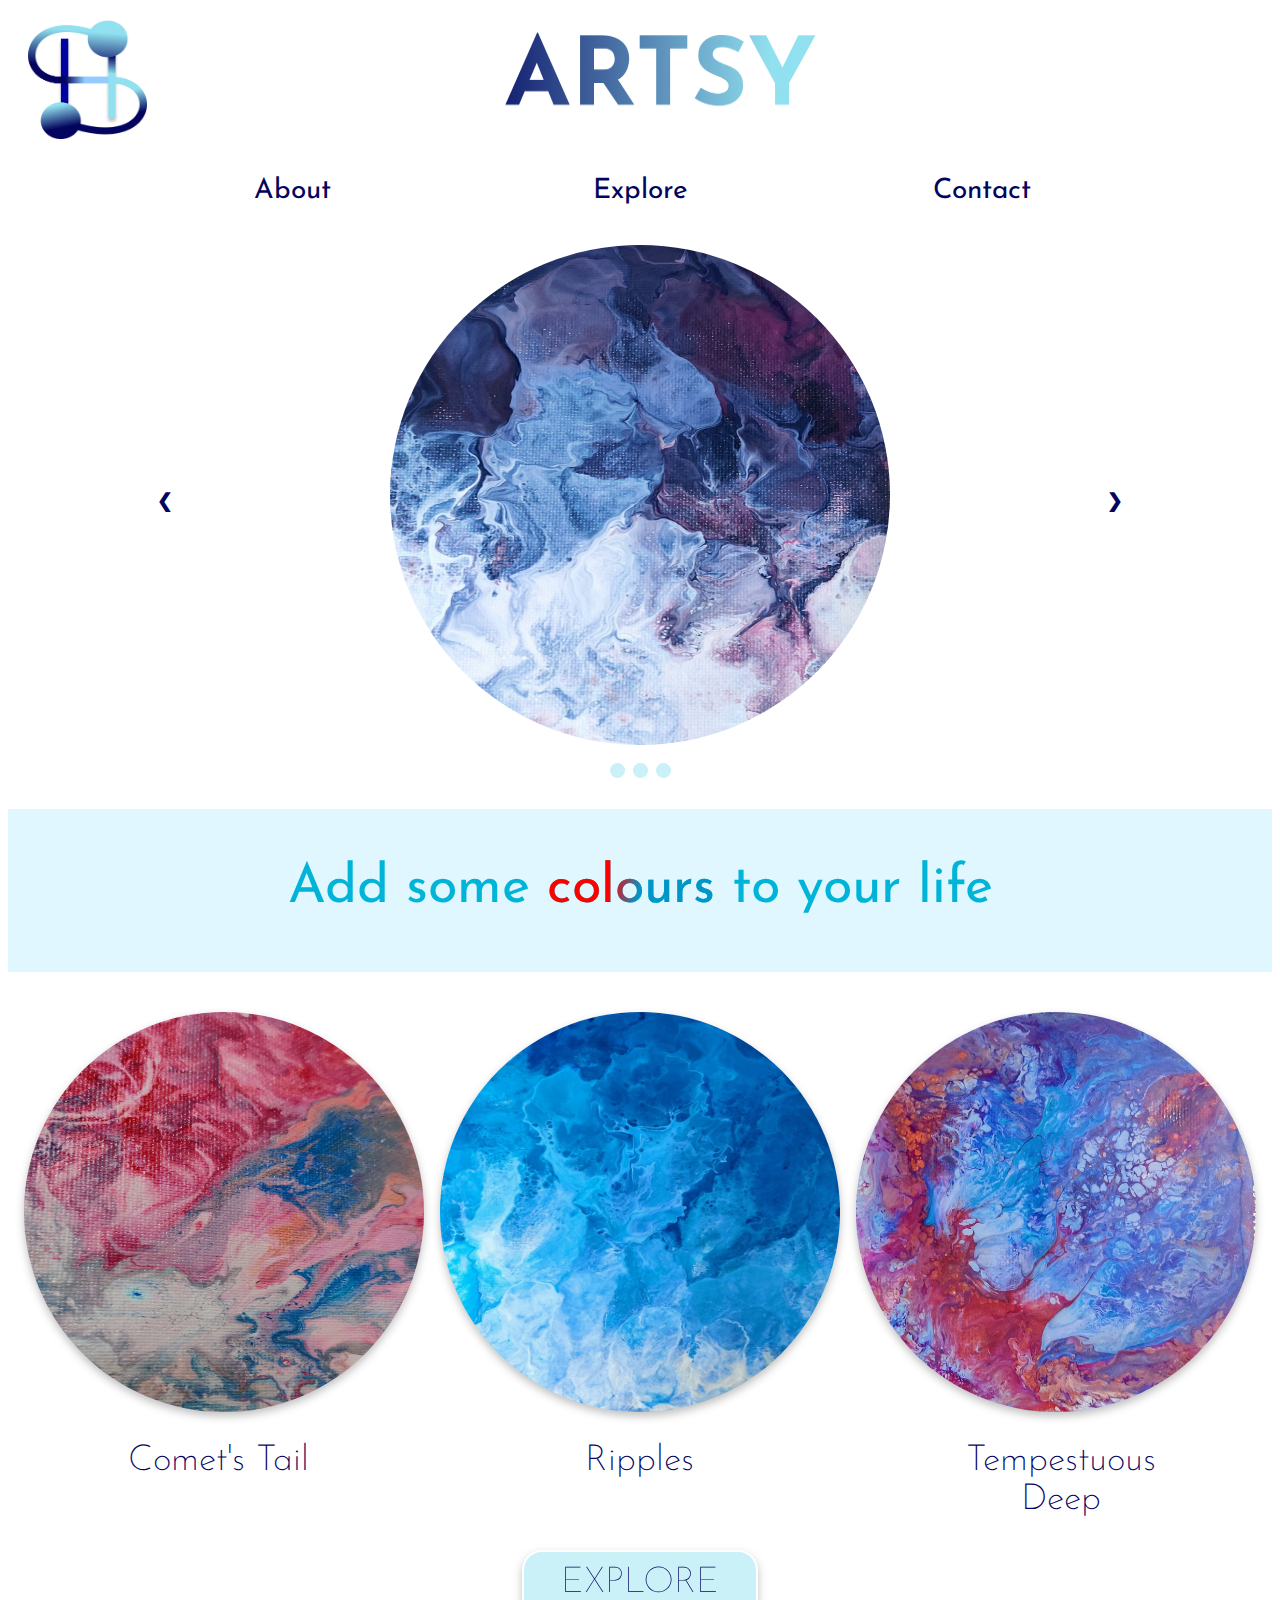
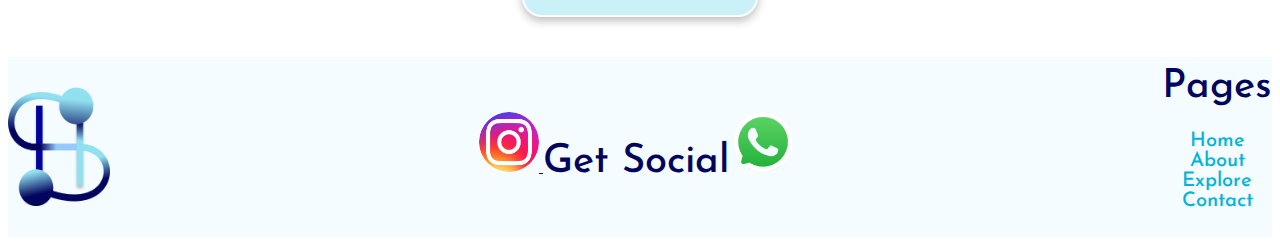
<file: index.html>
<!DOCTYPE html>
<html lang="en">
<head>
    <meta charset="UTF-8">
    <meta http-equiv="X-UA-Compatible" content="IE=edge">
    <meta name="viewport" content="width=device-width, initial-scale=1.0">
    <title>Artsy-Home></title>
    <link rel="stylesheet" href="./CSS/style.css"/>

    <script src="./JS/home-slideshow.js"></script>

    <link rel="preconnect" href="https://fonts.googleapis.com">
    <link rel="preconnect" href="https://fonts.gstatic.com" crossorigin>
    <link href="https://fonts.googleapis.com/css2?family=Josefin+Sans&display=swap" rel="stylesheet">

    <nav>

        <div class="navbar-artsy-container">
            <div class="home-nav-logo">
                <img class="nav-logo" src="./Images/Logo.png" alt="Logo for Artsy; by HS">
            </div>
    
            <div class="home-nav-name">
                <img class="nav-name" src="./Images/Logo_full.png" alt="Artsy logo image">
            </div>
            <div class="home-nav-name">
          
          </div>
        </div>

        <div class="home-nav-container">
            <ul class="nav-content-home">
                <li class="nav-item">
                    <a class="nav-link" href="about.html" target="_blank">About</a>
                  </li>
                <li class="nav-item">
                  <a class="nav-link" href="explore.html" target="_blank">Explore</a>
                </li>
                <li class="nav-item">
                  <a class="nav-link" href="contact.html" target="_blank">Contact</a>
                </li>
              </ul>  
        </div>
       
    </nav>

</head>

<body onload="javascript:currentSlide(1)">

  <div class="slideshow-container">
    <div class="mySlidesfade">
      <img class="mySlides-home" src="./Images/img1_index.jpg" alt="art piece 1">
    </div>
    
    <div class="mySlidesfade">
      <img class="mySlides-home" src="./Images/img2_index.jpg" alt="art piece 2">
    </div>
    
    <div class="mySlidesfade">
      <img class="mySlides-home" src="./Images/img3_index.jpg" alt="art piece 3">
    </div>

    <a class="back-button" onclick="plusSlides(-1)">&#10094;</a>
    <a class="forward-button" onclick="plusSlides(1)">&#10095;</a>

  </div>
  
  <br>
  
  <div style="text-align:center">
    <span class="dot" onclick="currentSlide(1)"></span> 
    <span class="dot" onclick="currentSlide(2)"></span> 
    <span class="dot" onclick="currentSlide(3)"></span> 
  </div>

  <div class="explore_heading">
    <h1 class="explore_heading">Add some <span id="explore_bar"> &nbsp;colours&nbsp; </span> to your life</h1>
</div>

</head>
<body>
  <div class="explore-container">
    <img class="explore"
    src="./Images/home-explore_img1.jpg" alt="Painting of a piece titled Comet's Tail">

    <img class="explore"
    src="./Images/home-explore_img2.jpg" alt="Painting of a piece titled Ripples">
    

    <img class="explore"
    src="./Images/home-explore_img3.jpg" alt="Painting of a piece titled Tempestuous Deep">
    
  </div>

  <div class="caption-container">
    <h2 class="explore_name">Comet's Tail</h2>
    <h2 class="explore_name">Ripples</h2>
    <h2 class="explore_name">Tempestuous Deep</h2>

  </div>
      
<div class="explore-button">
  <a href="explore.html"><button class="button">EXPLORE</button></a>
</div>

  <footer class="ft-container">
    <div class="ft-logo">
      <img class="ft-logo-img" src="./Images/Logo.png" alt="Logo of Artsy">
    </div>

    <div id="ft-big-container">
      <a href="https://www.instagram.com/" target="_blank">
          <img class="ft-big-logo" src="./Images/Insta_logo.jpg" alt="Logo for Instagram" title="Click here to connect on Instagram!">
      </a>
      
      <span id="contact_footer">Get Social</span> 

      <a href="https://wa.me/918588071622" target="_blank">
          <img class="ft-big-logo" src="./Images/whatsapp_logo.png" alt="Logo for Whatsapp" title="Click here to connect on Whatsapp!">
      </a>
    </div>

    <div class="ft-links-container">
      <h2 id="ft-links">Pages</h2>
      <ul class="ft-links-right">
          <li class="ft-item">
            <a class="ft-link" href="index.html" target="_blank">Home</a>
          </li>
          <li class="ft-item">
              <a class="ft-link" href="about.html" target="_blank">About</a>
            </li>
          <li class="ft-item">
            <a class="ft-link" href="explore.html" target="_blank">Explore</a>
          </li>
          <li class="ft-item">
            <a class="ft-link" href="contact.html" target="_blank">Contact</a>
          </li>
      </ul>
    </div>
    
  </footer>

</body>

</html>
</file>
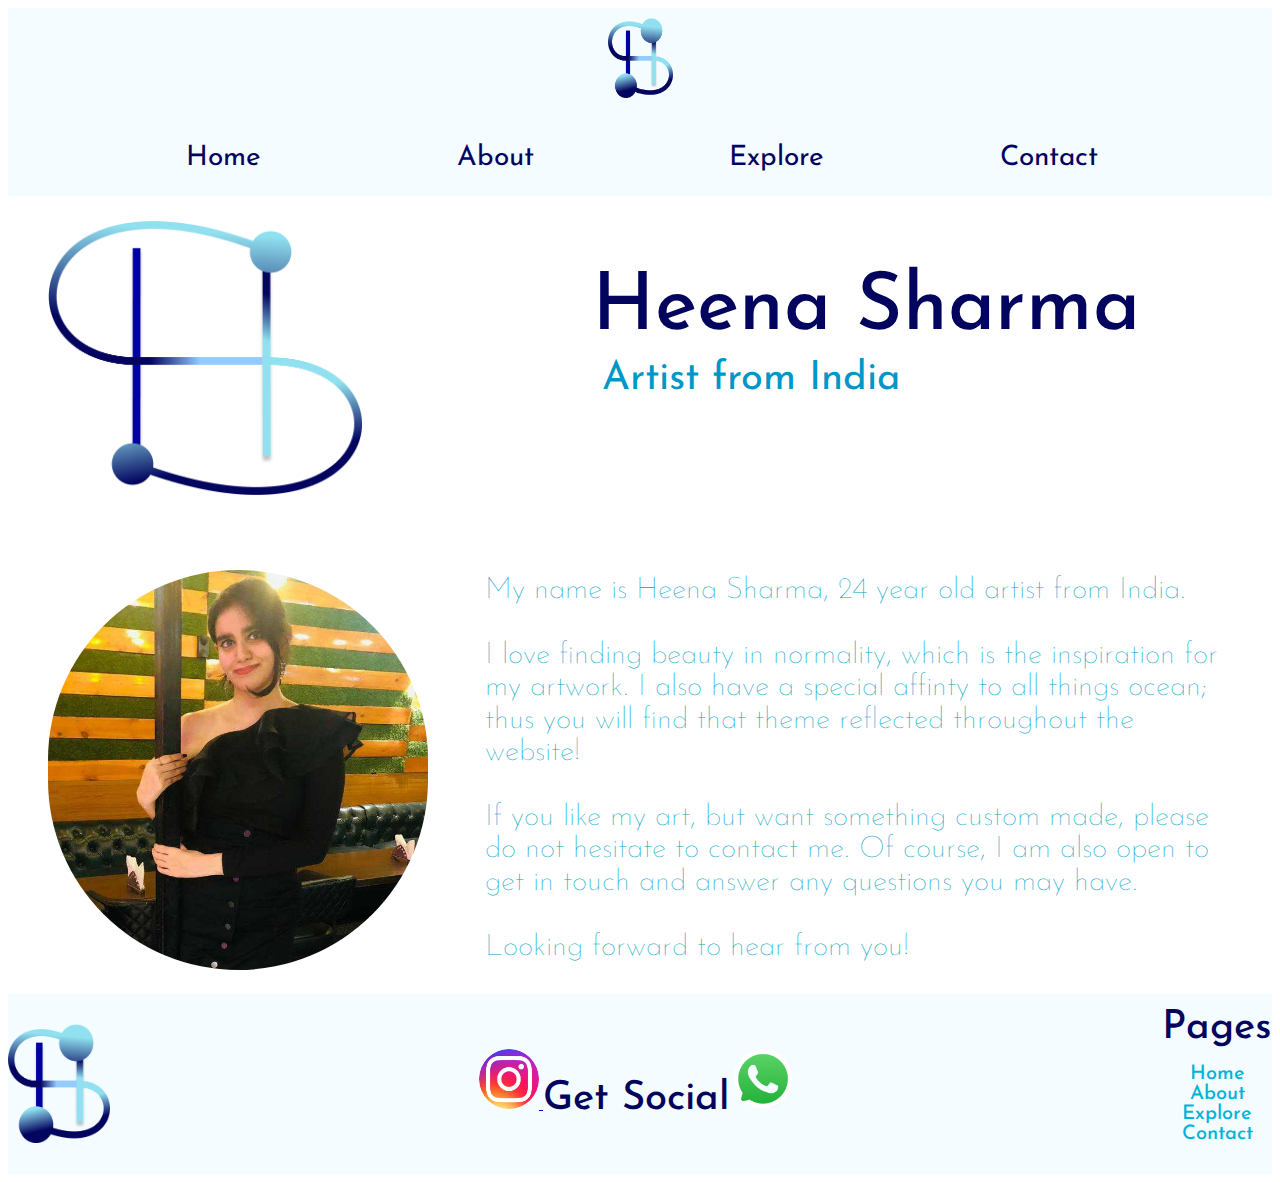
<file: about.html>
<!DOCTYPE html>
<html lang="en">
<head>
    <meta charset="UTF-8">
    <meta http-equiv="X-UA-Compatible" content="IE=edge">
    <meta name="viewport" content="width=device-width, initial-scale=1.0">
    <title>About-Artsy</title>
    <link rel="stylesheet" href="./CSS/styleabout.css"/>

    <link rel="preconnect" href="https://fonts.googleapis.com">
    <link rel="preconnect" href="https://fonts.gstatic.com" crossorigin>
    <link href="https://fonts.googleapis.com/css2?family=Josefin+Sans&display=swap" rel="stylesheet">

<nav class="navbar">
    <div class="container">
      <img class="navbar-brand-img" src="./Images/Logo.png" alt="Logo of Artsy; by HS">
    </div>
      <br>
      <ul class="nav-content">
        <li class="nav-item">
          <a class="nav-link" href="index.html" target="_blank">Home</a>
        </li>
        <li class="nav-item">
            <a class="nav-link" href="about.html" target="_blank">About</a>
          </li>
        <li class="nav-item">
          <a class="nav-link" href="explore.html" target="_blank">Explore</a>
        </li>
        <li class="nav-item">
          <a class="nav-link" href="contact.html" target="_blank">Contact</a>
        </li>
      </ul>  
</nav>

</head>

<body>
    <div class="about-container">
      <div class="about-logo">
        <img class="about-logo" src="./Images/About_logo.png" alt="Logo of Artsy">
      </div>
     

      <div id="hs-intro-container">
        <h1 class="about-heading1">Heena Sharma</h1>
        <h2 class="about-heading2">Artist from India</h2>
      </div>
     
    </div>

    <div class="about-body-container">

      <div class="hs-img">
        <img class="hs-img" src="./Images/hs-img.jpg" alt="Picture of Heena Sharma">
      </div>
      
      <div class="about-para-full">
        <p class="para-about">
          My name is Heena Sharma, 24 year old artist from India.
          <br>
          <br>
          I love finding beauty in normality, which is the inspiration for my artwork.
          I also have a special affinty to all things ocean; thus you will find that theme reflected throughout 
          the website! 
          <br>
          <br>
          If you like my art, but want something custom made, please do not hesitate to contact me.
          Of course, I am also open to get in touch and answer any questions you may have.
          <br>
          <br>
          Looking forward to hear from you!
        </p>
      </div>
      
    </div>

    <footer class="ft-container">
      <div class="ft-logo">
        <img class="ft-logo-img" src="./Images/Logo.png" alt="Logo of Artsy">
      </div>

      <div id="ft-big-container">
        <a href="https://www.instagram.com/" target="_blank">
            <img class="ft-big-logo" src="./Images/Insta_logo.jpg" alt="Logo for Instagram" title="Click here to connect on Instagram!">
        </a>
        
        <span id="contact_footer">Get Social</span> 

        <a href="https://wa.me/918588071622" target="_blank">
            <img class="ft-big-logo" src="./Images/whatsapp_logo.png" alt="Logo for Whatsapp" title="Click here to connect on Whatsapp!">
        </a>
      </div>

      <div class="ft-links-container">
        <h2 id="ft-links">Pages</h2>
        <ul class="ft-links-right">
            <li class="ft-item">
              <a class="ft-link" href="index.html" target="_blank">Home</a>
            </li>
            <li class="ft-item">
                <a class="ft-link" href="about.html" target="_blank">About</a>
              </li>
            <li class="ft-item">
              <a class="ft-link" href="explore.html" target="_blank">Explore</a>
            </li>
            <li class="ft-item">
              <a class="ft-link" href="contact.html" target="_blank">Contact</a>
            </li>
        </ul>
      </div>
      
    </footer>

</body>
</html>
</file>
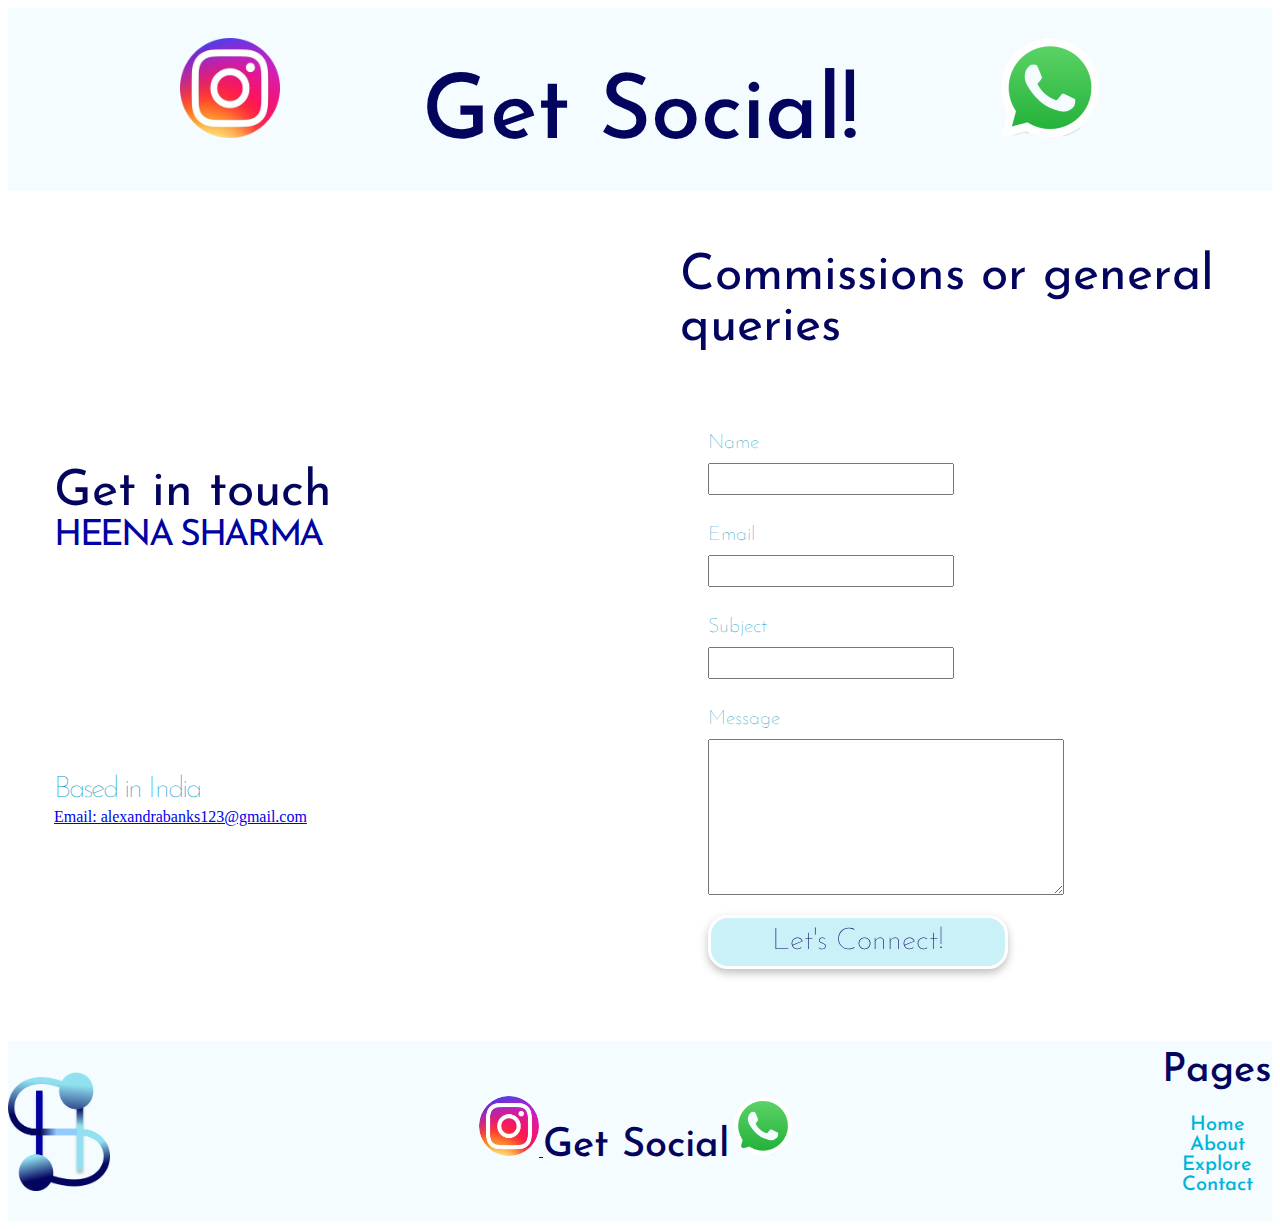
<file: contact.html>
<!DOCTYPE html>
<html lang="en">
<head>
    <meta charset="UTF-8">
    <meta http-equiv="X-UA-Compatible" content="IE=edge">
    <meta name="viewport" content="width=device-width, initial-scale=1.0">
    <title>Contact-Artsy</title>
    <link rel="stylesheet" href="./CSS/stylecontact.css"/>

    <link rel="preconnect" href="https://fonts.googleapis.com">
    <link rel="preconnect" href="https://fonts.gstatic.com" crossorigin>
    <link href="https://fonts.googleapis.com/css2?family=Josefin+Sans&display=swap" rel="stylesheet">

    <nav id="contact-container">
        <a href="https://www.instagram.com/invites/contact/?i=q7hkhqgq2syp&utm_content=2ll63xe" target="_blank">
            <img src="./Images/Insta_logo.jpg" alt="Logo for Instagram" title="Click here to connect on Instagram!">
        </a>
        
      <span id="contact_header">Get Social!</span> 

        <a href="https://wa.me/918588071622" target="_blank">
            <img src="./Images/whatsapp_logo.png" alt="Logo for Whatsapp" title="Click here to connect on Whatsapp!">
        </a>
        
    </nav>
  </head>

<body>
<main id="main_contact">
    <div class="container">
        <section class="left_1">
            <h2>Get in touch</h2>
            <h3>HEENA SHARMA</h3>
        </section>
              <br>
        <section class="left_2">
            <p>Based in India</p>
            <a href="mailto:alexandrabanks123@gmail.com" target="_blank" title="Click here to send an email request">Email: alexandrabanks123@gmail.com</a>
        </section>
    </div>

    <article class="container2">
        <section class="right_1">
            <h2>Commissions or general queries</h2>
        </section>
              <br>
        <section class="right_2">
            
        </section>
        
    <div id="contact_form">
        <form>
            <fieldset>
                <label for="contact_name">Name</label>
                <input type="text" id="contact_name">
    
                <label for="contact_email">Email</label>
                <input type="email" id="contact_email">
    
                <label for="contact_subject">Subject</label>
                <input type="text" id="contact_subject">
    
                <label for="contact_message">Message</label>
                <textarea id="contact_message"></textarea>
    
                <input type="submit" onclick="alert('Thank you for reaching out!')" value="Let's Connect!">
            </fieldset>
        </form>
    </div>
</article>
</main>
   
<footer class="ft-container">
    <div class="ft-logo">
      <img class="ft-logo-img" src="./Images/Logo.png" alt="Logo of Artsy">
    </div>

    <div id="ft-big-container">
      <a href="https://www.instagram.com/" target="_blank">
          <img class="ft-big-logo" src="./Images/Insta_logo.jpg" alt="Logo for Instagram" title="Click here to connect on Instagram!">
      </a>
      
      <span id="contact_footer">Get Social</span> 

      <a href="https://wa.me/918588071622" target="_blank">
          <img class="ft-big-logo" src="./Images/whatsapp_logo.png" alt="Logo for Whatsapp" title="Click here to connect on Whatsapp!">
      </a>
    </div>

    <div class="ft-links-container">
      <h2 id="ft-links">Pages</h2>
      <ul class="ft-links-right">
          <li class="ft-item">
            <a class="ft-link" href="index.html" target="_blank">Home</a>
          </li>
          <li class="ft-item">
              <a class="ft-link" href="about.html" target="_blank">About</a>
            </li>
          <li class="ft-item">
            <a class="ft-link" href="explore.html" target="_blank">Explore</a>
          </li>
          <li class="ft-item">
            <a class="ft-link" href="contact.html" target="_blank">Contact</a>
          </li>
      </ul>
    </div>
    
  </footer>
   
</body>
</html>
</file>
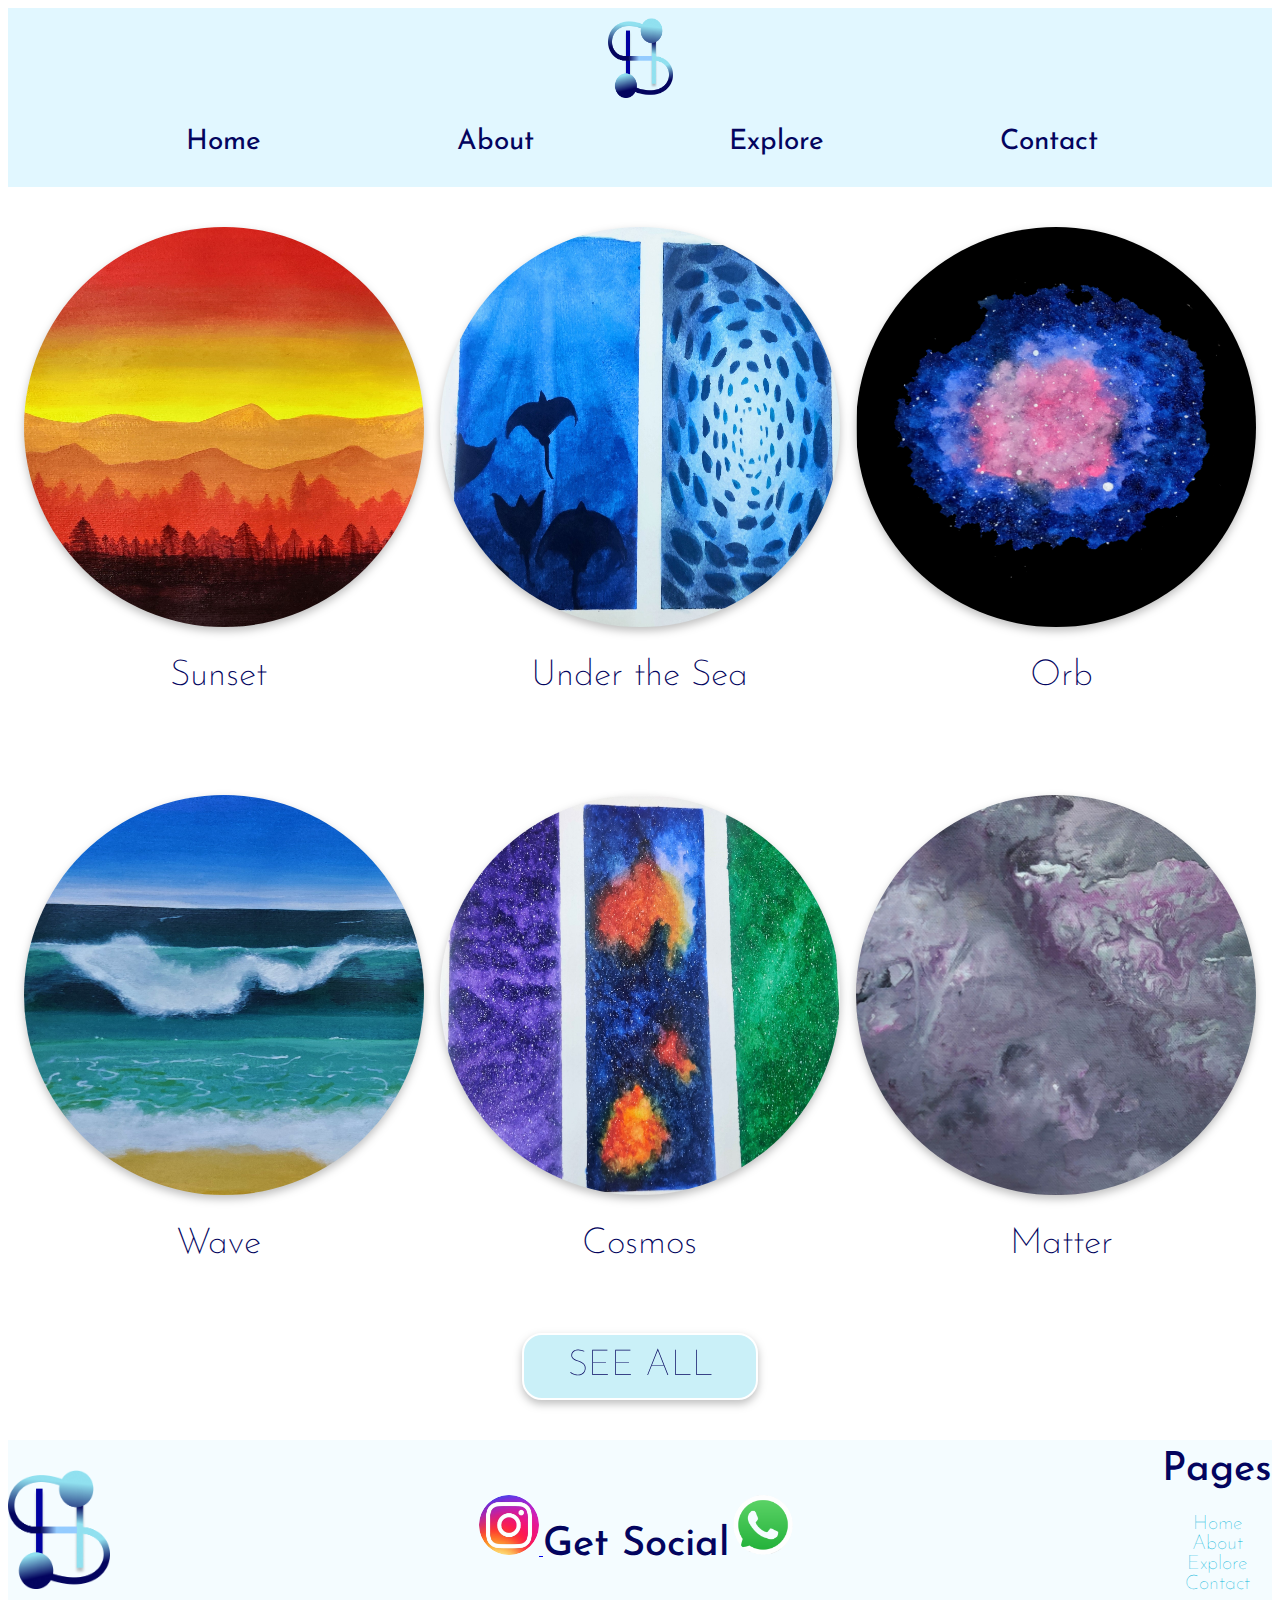
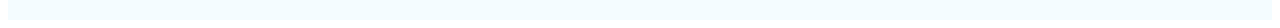
<file: explore.html>
<!DOCTYPE html>
<html lang="en">
<head>
    <meta charset="UTF-8">
    <meta http-equiv="X-UA-Compatible" content="IE=edge">
    <meta name="viewport" content="width=device-width, initial-scale=1.0">
    <title>Explore-Artsy</title>
    <link rel="stylesheet" href="./CSS/styleexplore.css">

    <link rel="preconnect" href="https://fonts.googleapis.com">
    <link rel="preconnect" href="https://fonts.gstatic.com" crossorigin>
    <link href="https://fonts.googleapis.com/css2?family=Josefin+Sans&display=swap" rel="stylesheet">
    
    <nav class="navbar" style="background-color: #E1F7FF;" style="width:100%">
        <div class="container">
          <img class="navbar-brand-img" src="./Images/Logo.png" alt="Logo of Artsy; by HS">
        </div>
          <br>
          <ul class="nav-content">
            <li class="nav-item">
              <a class="nav-link" href="index.html" target="_blank">Home</a>
            </li>
            <li class="nav-item">
                <a class="nav-link" href="about.html" target="_blank">About</a>
              </li>
            <li class="nav-item">
              <a class="nav-link" href="explore.html" target="_blank">Explore</a>
            </li>
            <li class="nav-item">
              <a class="nav-link" href="contact.html" target="_blank">Contact</a>
            </li>
          </ul>  
    </nav>

</head>
<body>
  <div class="explore-container">

    <div class="explore-container1">
      <img class="explore"
      src="./Images/explore1.jpg" alt="Painting of a piece titled Sunset">
        
      <img class="explore"
      src="./Images/explore2.jpg" alt="Painting of a piece titled Under the Sea">
      
      <img class="explore"
      src="./Images/explore3.png" alt="Painting of a piece titled Orb">
      
    </div>

    <div class="caption-container">
      <h2 class="explore_name">Sunset</h2>
      <h2 class="explore_name">Under the Sea</h2>
      <h2 class="explore_name">Orb</h2>
    </div>

    <div class="explore-container1">
      <img class="explore"
      src="./Images/explore4.jpg" alt="Painting of a piece titled Wave">
  
      <img class="explore"
      src="./Images/explore5.jpg" alt="Painting of a piece titled Cosmos">
      
      <img class="explore"
      src="./Images/explore6.jpg" alt="Painting of a piece titled Matter">
      
    </div>

    <div class="caption-container">
      <h2 class="explore_name">Wave</h2>
      <h2 class="explore_name">Cosmos</h2>
      <h2 class="explore_name">Matter</h2>
    </div>

  </div>
      
          
    <div class="explore-button">
      <button class="button" onclick="alert('Launching Soon!')">SEE ALL</button>
    </div>

    <footer class="ft-container">
      <div class="ft-logo">
        <img class="ft-logo-img" src="./Images/Logo.png" alt="Logo of Artsy">
      </div>

      <div id="ft-big-container">
        <a href="https://www.instagram.com/" target="_blank">
            <img class="ft-big-logo" src="./Images/Insta_logo.jpg" alt="Logo for Instagram" title="Click here to connect on Instagram!">
        </a>
        
        <span id="contact_footer">Get Social</span> 

        <a href="https://wa.me/918588071622" target="_blank">
            <img class="ft-big-logo" src="./Images/whatsapp_logo.png" alt="Logo for Whatsapp" title="Click here to connect on Whatsapp!">
        </a>
      </div>

      <div class="ft-links-container">
        <h2 id="ft-links">Pages</h2>
        <ul class="ft-links-right">
            <li class="ft-item">
              <a class="ft-link" href="index.html" target="_blank">Home</a>
            </li>
            <li class="ft-item">
                <a class="ft-link" href="about.html" target="_blank">About</a>
              </li>
            <li class="ft-item">
              <a class="ft-link" href="explore.html" target="_blank">Explore</a>
            </li>
            <li class="ft-item">
              <a class="ft-link" href="contact.html" target="_blank">Contact</a>
            </li>
        </ul>
      </div>
      
    </footer>
    
</body>
</html>
</file>
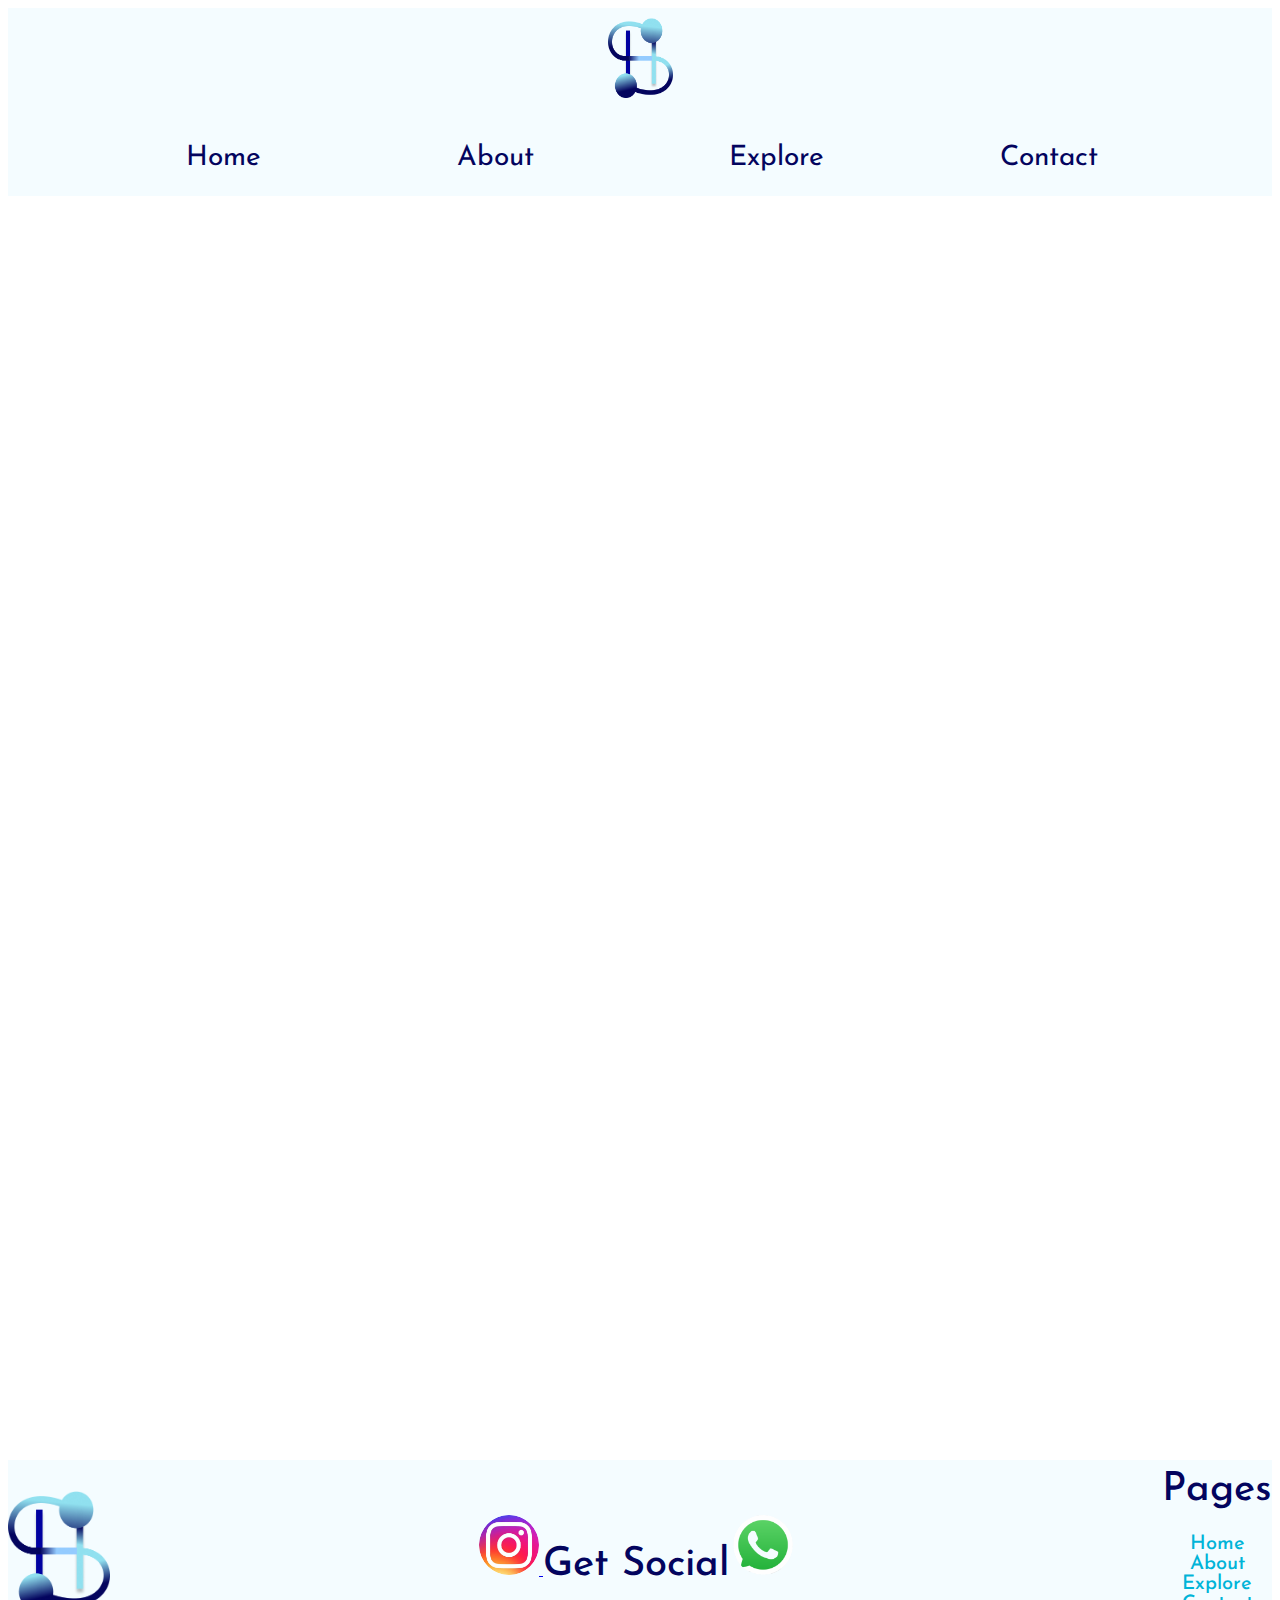
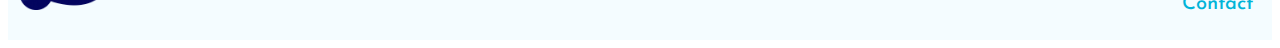
<file: Extra/footer.html>
<!DOCTYPE html>
<html lang="en">
<head>
    <meta charset="UTF-8">
    <meta http-equiv="X-UA-Compatible" content="IE=edge">
    <meta name="viewport" content="width=device-width, initial-scale=1.0">
    <title>Footer-Artsy</title>
    <link rel="stylesheet" href="stylefooter.css"/>

    <link rel="preconnect" href="https://fonts.googleapis.com">
    <link rel="preconnect" href="https://fonts.gstatic.com" crossorigin>
    <link href="https://fonts.googleapis.com/css2?family=Josefin+Sans&display=swap" rel="stylesheet">

<nav class="navbar">
    <div class="container">
      <img class="navbar-brand-img" src="../Images/Logo.png" alt="Logo of Artsy; by HS">
    </div>
      <br>
      <ul class="nav-content">
        <li class="nav-item">
          <a class="nav-link" href="index.html" target="_blank">Home</a>
        </li>
        <li class="nav-item">
            <a class="nav-link" href="about.html" target="_blank">About</a>
          </li>
        <li class="nav-item">
          <a class="nav-link" href="explore.html" target="_blank">Explore</a>
        </li>
        <li class="nav-item">
          <a class="nav-link" href="contact.html" target="_blank">Contact</a>
        </li>
      </ul>  
</nav>
</head>

<body>
    <footer class="ft-container">
      <div class="ft-logo">
        <img class="ft-logo-img" src="../Images/Logo.png" alt="Logo of Artsy">
      </div>

      <div id="ft-big-container">
        <a href="https://www.instagram.com/" target="_blank">
            <img class="ft-big-logo" src="../Images/Insta_logo.jpg" alt="Logo for Instagram" title="Click here to connect on Instagram!">
        </a>
        
        <span id="contact_footer">Get Social</span> 

        <a href="https://wa.me/918588071622" target="_blank">
            <img class="ft-big-logo" src="../Images/whatsapp_logo.png" alt="Logo for Whatsapp" title="Click here to connect on Whatsapp!">
        </a>
      </div>

      <div class="ft-links-container">
        <h2 id="ft-links">Pages</h2>
        <ul class="ft-links-right">
            <li class="ft-item">
              <a class="ft-link" href="index.html" target="_blank">Home</a>
            </li>
            <li class="ft-item">
                <a class="ft-link" href="about.html" target="_blank">About</a>
              </li>
            <li class="ft-item">
              <a class="ft-link" href="explore.html" target="_blank">Explore</a>
            </li>
            <li class="ft-item">
              <a class="ft-link" href="contact.html" target="_blank">Contact</a>
            </li>
        </ul>
      </div>
      
    </footer>
</body>
</html>
</file>
<file: CSS/style.css>
/*/ home nav images /*/

.navbar-artsy-container{
    display: flex;
    align-items: center;
    margin: 20px;
    justify-content: space-between;
}

/*/ home nav logos formatting /*/

.home-nav-logo{
    width: 119px;
    height: 119px;
    flex-direction: column;
    align-items: flex-start;
}

.home-nav-logo img{
    width: 119px;
    height: 119px;
    flex-direction: column;
    align-self: center;
}

.home-nav-name{
  align-self: center;    
  width: 16%;    
  height: 96px;
  
}

.home-nav-name img{
  width: 313px;
  height: 96px;
}


/*/ nav bar links - header /*/

.home-nav-container{
    display: flex;
    flex-direction: row;
    justify-content: center;
    flex-wrap: wrap;
}

.nav-item{
    width: 134px;
    height: 54px;
    font-family: 'Josefin Sans';
    font-style: normal;
    font-weight: 700;
    font-size: 28px;
    line-height: 32px;
    color: #03045E;
}

.nav-content-home{
    list-style: none;
    display: flex;
    flex-direction: row;
    justify-content:space-evenly;
    flex-wrap: wrap;
    width: 100%;
}

nav a{
    font-weight: lighter;
}

/*/ link style /*/

/*/ unvisited link /*/
nav a:link {
    color: #03045E;
    text-decoration: none;
   }
   
   /*/ visited link /*/
   nav a:visited {
       color: #03045E;
   }
   
   /*/ mouse over link /*/
   nav a:hover {
       text-decoration:  #00B4D8  2.5px line-through;
   }

   /*/ slideshow /*/
   
   * {box-sizing:border-box}

   .slideshow-container{
        max-width: 1000px;
        position: relative;
        margin: auto;
   }

   .mySlidesfade{
    display: none;
    text-align: center;
    vertical-align: middle;
   }

   .mySlides-home{
    width: 500px;
    height: 500px;
    border-radius: 355px;
    display: inline-block;
    vertical-align: middle;
   }

   .back-button, .forward-button {
    cursor: pointer;
    position: absolute;
    top: 50%;
    width: auto;
    margin-top: -23px;
    padding: 17px;
    color: #03045E;
    font-weight: bold;
    font-size: 19px;
    transition: 0.4s ease;
    border-radius: 0 5px 5px 0;
    user-select: none;
  }

  .forward-button {
    right: 0;
    border-radius: 4px 0 0 4px;
  }

  .back-button:hover, .forward-button:hover {
    background-color: #CAF0F8;
    border-radius: 50%;
  }

  /* The dots/bullets/indicators */
.dot {
    cursor: pointer;
    height: 15px;
    width: 15px;
    margin: 0 2px;
    background-color: #CAF0F8;
    border-radius: 50%;
    display: inline-block;
    transition: background-color 0.6s ease;
  }
  
  .active, .dot:hover {
    background-color: #CAF0F8;
  }

  /*/ Fade animation /*/

.fade {
    animation-name: fade;
    animation-duration: 1.5s;
  }
  
  @keyframes fade {
    from {opacity: .4} 
    to {opacity: 1}
  }
  
  /* On smaller screens, decrease text size */
  @media only screen and (max-width: 300px) {
    .prev, .next,.text {font-size: 11px}
  }

  /*/ explore /*/

  .explore_heading{
    display: flex;
    width: 100%;
    height: 160px;
    background: #E1F7FF;
    padding: 0%;
    margin-top: 30px;
}

.explore_heading{
    font-family: 'Josefin Sans';
    font-style: normal;
    font-weight: 400;
    font-size: 54px;
    line-height: 69px;
    display: flex;
    justify-content: center;
    align-items: center;
    text-align: center;
    color: #00B4D8;  
}

#explore_bar{
    background: linear-gradient(102.53deg, #FF0000 40.72%, #0096C7 54.32%), #00B4D8;
    -webkit-background-clip: text;
    -webkit-text-fill-color: transparent;
    background-clip: text;
    scrollbar-color: transparent;
}

.explore-container{
    display: flex;
    flex-direction: row;
    flex-wrap: wrap;
    justify-content: space-evenly;
    align-items: center;
    margin-top: 40px;
}
.explore{
    display: flex;
    flex-direction: row;
    flex-wrap: wrap;
    justify-content: space-evenly;
    align-items: center;
    border-radius: 50%;
    width: 400px;
    height: 400px;
    filter: drop-shadow(0px 4px 4px rgba(0, 0, 0, 0.25));
}  

.caption-container{
    display: flex;
    flex-direction: row;
    flex-wrap: wrap;
    justify-content: space-around;
    align-items: center;
    text-align: center;
}

.explore_name{
    width: 245px;
    height: 68px;
    font-family: 'Josefin Sans';
    font-weight: lighter;
    font-weight: 200;
    font-size: 36px;
    line-height: 108%;
    color: #03045E;
} 

.explore-button{
    display: flex;
    flex-wrap: wrap;
    justify-content: center;
    align-content: center;
    margin-top: 10px;
    margin-bottom: 40px;
}

.button{
    width: 236px;
    height: 67px;
    background: #CAF0F8;
    border: 2px solid #FFFFFF;
    border-radius: 20px;
    filter: drop-shadow(0px 4px 4px rgba(0, 0, 0, 0.25));
    cursor: pointer;
    transition: all 0.3s ease;

    font-family: 'Josefin Sans';
    font-style: normal;
    font-weight: 100;
    font-size: 36px;
    line-height: 50px;
    color: #03045E;
    align-items: center;
}

.button:hover{
    background: #03045E;
    transform: translate(-7px);
    color: #FFFFFF;
    box-shadow: 0px 10px 25px rgba(46, 223, 229, 0.445);
}


  /*/ footer /*/

  .ft-container{
    display: flex;
    position:sticky;
    flex-wrap: wrap;
    flex-direction: row;
    justify-content: space-between;
    width: auto;
    height: 180px;
    background: #F4FCFF;
    align-items: center;
    margin-top: 30px;
}

.ft-logo-img{
    width: 102px;
    height: 119px;
}

.ft-logo{
    display: flex;
    justify-content: flex-start;
}

/*/ footer middle /*/

.ft-big-container{
    display: flex;
    justify-content: space-evenly;
    vertical-align: top;
    align-items: baseline;
}

.ft-big-logo{
    width: 60px;
    height: 60px;
    border-radius: 239.5px;
}

#contact_footer{
    font-family: 'Josefin Sans';
    font-style: normal;
    font-weight: 500;
    font-size: 40px;
    line-height: 40px;

    color: #03045E;
    width: 238.06px;
    height: 48px;
}

/*/ footer right /*/

.ft-links-container{
    display: flex;
    flex-direction: column;
    justify-content: flex-end;
    text-align: center;
}

#ft-links{
    font-family: 'Josefin Sans';
    font-style: normal;
    font-weight: 500;
    font-size: 40px;
    line-height: 40px;
    color: #03045E;
    width: auto;
    height: 48px;
    margin: 0;
}

.ft-links-right{
    list-style: none;
    padding: 0;
}

.ft-item{
    font-family: 'Josefin Sans';
    font-style: normal;
    font-weight: 500;
    font-size: 20px;
    color: #00B4D8;
}

a link {
    color: #00B4D8;
    text-decoration: none;
   }
   
   /*/ visited link /*/
a:visited {
       color: #00B4D8;
       text-decoration: none;
   }
   
   /*/ mouse over link /*/
 a:hover {
       text-decoration:  #CAF0F8  2.5px line-through;
   }

.ft-link{
    color: #00B4D8;
    text-decoration: none;
   }
</file>
<file: CSS/styleabout.css>
/*/ nav /*/

.navbar{
    padding: 0%;
    margin: 0%;
    width:100%;
    background-color: #F4FCFF;
}

.navbar-brand-img{
    width: 65px;
    height: 80px;
    margin: 10px;
}

.container{
    display: flex;
    flex-direction: row;
    justify-content: center;
    flex-wrap: wrap;
}

/*/ nav bar content /*/

.nav-item{
    width: 134px;
    height: 54px;
    font-family: 'Josefin Sans';
    font-style: normal;
    font-weight: 700;
    font-size: 28px;
    line-height: 32px;
    color: #03045E;
}

.nav-content{
    list-style: none;
    display: flex;
    flex-direction: row;
    justify-content: space-evenly;
    flex-wrap: wrap;
}

nav a{
    font-weight: lighter;
}

/*/ link style /*/

/*/ unvisited link /*/
nav a:link {
 color: #03045E;
 text-decoration: none;
}

/*/ visited link /*/
nav a:visited {
    color: #03045E;
}

/*/ mouse over link /*/
nav a:hover {
    text-decoration:  #00B4D8  2.5px line-through;
}

/*/ about page /*/

.about-container{
    display: flex;
    flex-wrap: wrap;
    flex-direction: row;
    justify-content: space-between;
    align-items: center;
    margin-top: 2%;
}

.about-logo{
    width: 314.27px;
    height: 273.28px;
    margin-left: 20px;
    display: flex;
    justify-content: flex-start;
}

#hs-intro-container{
    display: flex;
    flex-direction: column;
    justify-content: flex-end;
    margin-right: 5%;
}

.about-heading1{
    margin: 0;
    width: 617px;
    height: 80px;
    font-family: 'Josefin Sans';
    font-style: normal;
    font-weight: 500;
    font-size: 80px;
    line-height: 80px;
    color: #03045E;
}

.about-heading2{
    margin: 10px;
    width: 311px;
    height: 78px;
    font-family: 'Josefin Sans';
    font-style: normal;
    font-weight: 400;
    font-size: 40px;
    line-height: 40px;
    color: #0096C7;
}

.about-body-container{
    display: flex;
    flex-wrap: wrap;
    flex-direction: row;
    justify-content: space-between;
    align-items: center;
    margin-top: 4%;
}

.hs-img{
    width: 400px;
    height: 400px;
    border-radius: 326.5px;
    margin-left: 20px;
    display: flex;
    justify-content: flex-start;
}

.about-para-full{
    display: flex;
    justify-content: flex-end;
    margin-right: 4%;
}

.para-about{
    width: 736px;
    height: auto;
    font-family: 'Josefin Sans';
    font-style:normal;
    font-weight: lighter;
    font-size: 30px;
    line-height: 108%;
    color: #00A2C2;
    /* or 37px */
    display: flex;
    align-items: center;
}

/*/footer /*/

.ft-container{
    display: flex;
    position:sticky;
    flex-wrap: wrap;
    flex-direction: row;
    justify-content: space-between;
    width: auto;
    height: 180px;
    background: #F4FCFF;
    align-items: center;
}

.ft-logo-img{
    width: 102px;
    height: 119px;
}

.ft-logo{
    display: flex;
    justify-content: flex-start;
}

/*/ footer middle /*/

.ft-big-container{
    display: flex;
    justify-content: space-evenly;
    vertical-align: top;
    align-items: baseline;
}

.ft-big-logo{
    width: 60px;
    height: 60px;
    border-radius: 239.5px;
}

#contact_footer{
    font-family: 'Josefin Sans';
    font-style: normal;
    font-weight: 500;
    font-size: 40px;
    line-height: 40px;

    color: #03045E;
    width: 238.06px;
    height: 48px;
}

/*/ footer right /*/

.ft-links-container{
    display: flex;
    flex-direction: column;
    justify-content: flex-end;
    text-align: center;
}

#ft-links{
    font-family: 'Josefin Sans';
    font-style: normal;
    font-weight: 500;
    font-size: 40px;
    line-height: 40px;
    color: #03045E;
    width: auto;
    height: auto;
    margin: 0;
}

.ft-links-right{
    list-style: none;
    padding: 0;
}

.ft-item{
    font-family: 'Josefin Sans';
    font-style: normal;
    font-weight: 500;
    font-size: 20px;
    color: #00B4D8;
}

a link {
    color: #00B4D8;
    text-decoration: none;
   }
   
   /*/ visited link /*/
a:visited {
       color: #00B4D8;
       text-decoration: none;
   }
   
   /*/ mouse over link /*/
 a:hover {
       text-decoration:  #CAF0F8  2.5px line-through;
   }

.ft-link{
    color: #00B4D8;
    text-decoration: none;
   }
</file>
<file: CSS/stylecontact.css>
/*/ nav image /*/

.navbar{
    padding: 0%;
    margin: 0%;
    width:100%;
    background-color: #F4FCFF;
}

.navbar-brand-img{
    width: 65px;
    height: 80px;
    margin: 10px;
}

.container{
    display: flex;
    flex-direction: row;
    justify-content: center;
    flex-wrap: wrap;
}

/*/ nav bar content /*/

.nav-item{
    width: 134px;
    height: 54px;
    font-family: 'Josefin Sans';
    font-style: normal;
    font-weight: 700;
    font-size: 28px;
    line-height: 32px;
    color: #03045E;
}

.nav-content{
    list-style: none;
    display: flex;
    flex-direction: row;
    justify-content: space-evenly;
    flex-wrap: wrap;
    padding: 0px;
}

nav a{
    font-weight: lighter;
}

/*/ link style /*/

/*/ unvisited link /*/
nav a:link {
 color: #03045E;
 text-decoration: none;
 display: flex;
 justify-content: space-evenly;
}

/*/ visited link /*/
nav a:visited {
    color: #03045E;
}

/*/ mouse over link /*/
nav a:hover {
    text-decoration:  #00B4D8  2.5px line-through;
}


/*/ page header /*/

#contact-container{
    display: flex;
    flex-wrap: wrap;
    justify-content: space-evenly;
    vertical-align: top;
    align-items:baseline;
    height: auto;
    padding: 30px;
    background-color: #F4FCFF;
}

img{
    width: 100px;
    height: 100px;
}

#contact_header{
    font-family: 'Josefin Sans';
    font-style: normal;
    font-weight: 500;
    font-size: 90px;
    line-height: 90px;
    color: #03045E;
    width: auto;
    height: 90px;
}

/*/ main body /*/

#main_contact{
    display: flex;
    justify-content: space-evenly;
    margin-top: 60px;
    align-items: center;
}

/*/ contact-left /*/

.container{
    display: flex;
    flex-direction: column;
    justify-content: flex-start;
    align-content: space-between;
    row-gap: 100px;

}

.left_1{
    display: flex;
    flex-direction: column;
}

h2{
    position: relative;
    width: 546px;
    /*height: 109px;*/
    font-family: 'Josefin Sans';
    font-style: normal;
    font-weight: 400;
    font-size: 50px;
    color: #03045E;
    margin: 0;
}

h3{
    position: relative;
    width: 450px;
    /*height: 72px;*/
    font-family: 'Josefin Sans';
    font-style: normal;
    font-weight: 400;
    font-size: 36px;
    letter-spacing: -0.065em;
    color: #0002A1;
    margin: 0;
    padding: 0;
}

section.left_2{
    display: flex;
    flex-direction: column;
}

p{
    margin: 0;
}

p, a body{
    /*width: 404px;
    height: 68px;*/
    font-family: 'Josefin Sans';
    font-weight: lighter;
    font-size: 30px;
    line-height: 36px;
    letter-spacing: -0.065em;
    color: #0096C7;
}

/*/ contact-right /*/
/*/ form styling /*/

article.container2{
    display: flex;
    flex-direction: column;
    justify-content: flex-end;
    align-items: flex-end;
}

#contact_form{
    width: 500px;
    padding: 40px;
    font-family: 'Josefin Sans';
    font-weight: lighter;
    font-size: 20px;
    line-height: 40px;
    display: flex;
    align-items: center;
    color: #0096C7;
    flex: none;
    flex-grow: 0;
    margin: -8px 0px;
    border: none;
}

form fieldset{
    padding: 20px;
    border: none;
}

form input, form textarea{
    display: block;
    margin-bottom: 20px;
    -webkit-font-smoothing: antialiased;
    text-rendering: optimizeLegibility;
    font-family: 'Josefin Sans';
    font-style: normal;
    font-weight: 200;
    font-size: 20px;
    line-height: 26px;
}

#contact_message{
    width: 350px;
    height: 150px;
}

form input[type="text"], form input[type="email"]{
    font-family: 'Josefin Sans';
    font-style: normal;
    font-weight: 200;
    font-size: 20px;
    line-height: 26px;
}

/*/ submit button /*/

form input[type="submit"]{
    position: relative;
    background: #CAF0F8;
    border: 3px solid #FFFFFF;
    border-radius: 20px;
    width: 300px;
    height: 54px;
    filter: drop-shadow(0px 4px 4px rgba(0, 0, 0, 0.25));
    cursor: pointer;
    transition: all 0.3s ease;

    font-family: 'Josefin Sans';
    font-style: normal;
    font-weight: 100;
    font-size: 30px;
    line-height: 36px;
    color: #03045E;
    align-items: center;
}

form input[type="submit"]:hover {
    background: #85e7fb;
    text-decoration: none;
}

/*/ footer /*/

.ft-container{
    display: flex;
    position:sticky;
    flex-wrap: wrap;
    flex-direction: row;
    justify-content: space-between;
    width: auto;
    height: 180px;
    background: #F4FCFF;
    align-items: center;
}

.ft-logo-img{
    width: 102px;
    height: 119px;
}

.ft-logo{
    display: flex;
    justify-content: flex-start;
}

/*/ footer middle /*/

.ft-big-container{
    display: flex;
    justify-content: space-evenly;
    vertical-align: top;
    align-items: baseline;
}

.ft-big-logo{
    width: 60px;
    height: 60px;
    border-radius: 239.5px;
}

#contact_footer{
    font-family: 'Josefin Sans';
    font-style: normal;
    font-weight: 500;
    font-size: 40px;
    line-height: 40px;

    color: #03045E;
    width: 238.06px;
    height: 48px;
}

/*/ footer right /*/

.ft-links-container{
    display: flex;
    flex-direction: column;
    justify-content: flex-end;
    text-align: center;
}

#ft-links{
    font-family: 'Josefin Sans';
    font-style: normal;
    font-weight: 500;
    font-size: 40px;
    line-height: 40px;
    color: #03045E;
    width: auto;
    height: 48px;
    margin: 0;
}

.ft-links-right{
    list-style: none;
    padding: 0;
}

.ft-item{
    font-family: 'Josefin Sans';
    font-style: normal;
    font-weight: 500;
    font-size: 20px;
    color: #00B4D8;
}

a link {
    color: #00B4D8;
    text-decoration: none;
   }
   
   /*/ visited link /*/
a:visited {
       color: #00B4D8;
       text-decoration: none;
   }
   
   /*/ mouse over link /*/
 a:hover {
       text-decoration:  #CAF0F8  2.5px line-through;
   }

.ft-link{
    color: #00B4D8;
    text-decoration: none;
   }
</file>
<file: CSS/styleexplore.css>
/*/ nav /*/

.navbar{
    padding: 0%;
    margin: 0%;
    width:100%;
    background-color: #E1F7FF;
}


.navbar-brand-img{
    width: 65px;
    height: 80px;
    margin: 10px;
}

.container{
    display: flex;
    flex-direction: row;
    justify-content: center;
    flex-wrap: wrap;
}

/*/ nav bar content /*/

.nav-item{
    width: 134px;
    height: 61px;
    font-family: 'Josefin Sans';
    font-style: normal;
    font-weight: 700;
    font-size: 28px;
    line-height: 32px;
    color: #03045E;
}

.nav-content{
    list-style: none;
    display: flex;
    flex-direction: row;
    justify-content: space-evenly;
    flex-wrap: wrap;
    margin: 0;
}

a{
    font-weight: lighter;
}

/*/ link style /*/

/*/ unvisited link /*/
nav a:link {
 color: #03045E;
 text-decoration: none;
}

/*/ visited link /*/
nav a:visited {
    color: #03045E;
}

/*/ mouse over link /*/
nav a:hover {
    text-decoration:  #00B4D8  2.5px line-through;
}

/*/ Explore page formatting /*/

.explore-container1{
    display: flex;
    flex-direction: row;
    flex-wrap: wrap;
    justify-content: space-evenly;
    align-items: center;
    margin-top: 40px;
}
.explore{
    display: flex;
    flex-wrap: wrap;
    flex-direction: row;
    justify-content: space-evenly;
    border-radius: 50%;
    width: 400px;
    height: 400px;
    filter: drop-shadow(0px 4px 4px rgba(0, 0, 0, 0.25));display: flex;
}  

.caption-container{
    display: flex;
    flex-direction: row;
    flex-wrap: wrap;
    justify-content: space-around;
    align-items: center;
    text-align: center;
}

.explore_name{
    width: 245px;
    height: 68px;
    font-family: 'Josefin Sans';
    font-weight: lighter;
    font-weight: 200;
    font-size: 36px;
    line-height: 108%;
    color: #03045E;
} 

.explore-button{
    display: flex;
    flex-wrap: wrap;
    justify-content: center;
    align-content: center;
    margin-top: 10px;
    margin-bottom: 40px;
}

.button{
    width: 236px;
    height: 67px;
    background: #CAF0F8;
    border: 2px solid #FFFFFF;
    border-radius: 20px;
    filter: drop-shadow(0px 4px 4px rgba(0, 0, 0, 0.25));
    cursor: pointer;
    transition: all 0.3s ease;

    font-family: 'Josefin Sans';
    font-style: normal;
    font-weight: 100;
    font-size: 36px;
    line-height: 50px;
    color: #03045E;
    align-items: center;
}

.button:hover{
    background: #03045E;
    transform: translate(-7px);
    color: #FFFFFF;
    box-shadow: 0px 10px 25px rgba(46, 223, 229, 0.445);
}

/*/ footer /*/

.ft-container{
    display: flex;
    position:sticky;
    flex-wrap: wrap;
    flex-direction: row;
    justify-content: space-between;
    width: auto;
    height: 180px;
    background: #F4FCFF;
    align-items: center;
}

.ft-logo-img{
    width: 102px;
    height: 119px;
}

.ft-logo{
    display: flex;
    justify-content: flex-start;
}

/*/ footer middle /*/

.ft-big-container{
    display: flex;
    justify-content: space-evenly;
    vertical-align: top;
    align-items: baseline;
}

.ft-big-logo{
    width: 60px;
    height: 60px;
    border-radius: 239.5px;
}

#contact_footer{
    font-family: 'Josefin Sans';
    font-style: normal;
    font-weight: 500;
    font-size: 40px;
    line-height: 40px;

    color: #03045E;
    width: 238.06px;
    height: 48px;
}

/*/ footer right /*/

.ft-links-container{
    display: flex;
    flex-direction: column;
    justify-content: flex-end;
    text-align: center;
}

#ft-links{
    font-family: 'Josefin Sans';
    font-style: normal;
    font-weight: 500;
    font-size: 40px;
    line-height: 40px;
    color: #03045E;
    width: auto;
    height: 48px;
    margin: 0;
}

.ft-links-right{
    list-style: none;
    padding: 0;
}

.ft-item{
    font-family: 'Josefin Sans';
    font-style: normal;
    font-weight: 500;
    font-size: 20px;
    color: #00B4D8;
}

a link {
    color: #00B4D8;
    text-decoration: none;
   }
   
   /*/ visited link /*/
a:visited {
       color: #00B4D8;
       text-decoration: none;
   }
   
   /*/ mouse over link /*/
 a:hover {
       text-decoration:  #CAF0F8  2.5px line-through;
   }

.ft-link{
    color: #00B4D8;
    text-decoration: none;
   }
</file>
<file: Extra/stylefooter.css>
/*/ nav /*/

.navbar{
    padding: 0%;
    margin: 0%;
    width:100%;
    background-color: #F4FCFF;
}

.navbar-brand-img{
    width: 65px;
    height: 80px;
    margin: 10px;
}

.container{
    display: flex;
    flex-direction: row;
    justify-content: center;
    flex-wrap: wrap;
}

/*/ nav bar content /*/

.nav-item{
    width: 134px;
    height: 54px;
    font-family: 'Josefin Sans';
    font-style: normal;
    font-weight: 700;
    font-size: 28px;
    line-height: 32px;
    color: #03045E;
}

.nav-content{
    list-style: none;
    display: flex;
    flex-direction: row;
    justify-content: space-evenly;
    flex-wrap: wrap;
}

nav a{
    font-weight: lighter;
}

/*/ link style /*/

/*/ unvisited link /*/
nav a:link {
 color: #03045E;
 text-decoration: none;
}

/*/ visited link /*/
nav a:visited {
    color: #03045E;
}

/*/ mouse over link /*/
nav a:hover {
    text-decoration:  #00B4D8  2.5px line-through;
}

/*/ nav-end /*/

/*/ footer /*/

/*/ footer left /*/

.ft-container{
    display: flex;
    position:sticky;
    margin-top: 100%;
    flex-wrap: wrap;
    flex-direction: row;
    justify-content: space-between;
    width: auto;
    height: 180px;
    background: #F4FCFF;
    align-items: center;
}

.ft-logo-img{
    width: 102px;
    height: 119px;
}

.ft-logo{
    display: flex;
    justify-content: flex-start;
}

/*/ footer middle /*/

.ft-big-container{
    display: flex;
    justify-content: space-evenly;
    vertical-align: top;
    align-items: baseline;
}

.ft-big-logo{
    width: 60px;
    height: 60px;
    border-radius: 239.5px;
}

#contact_footer{
    font-family: 'Josefin Sans';
    font-style: normal;
    font-weight: 500;
    font-size: 40px;
    line-height: 40px;

    color: #03045E;
    width: 238.06px;
    height: 48px;
}

/*/ footer right /*/

.ft-links-container{
    display: flex;
    flex-direction: column;
    justify-content: flex-end;
    text-align: center;
}

#ft-links{
    font-family: 'Josefin Sans';
    font-style: normal;
    font-weight: 500;
    font-size: 40px;
    line-height: 40px;
    color: #03045E;
    width: auto;
    height: 48px;
    margin: 0;
}

.ft-links-right{
    list-style: none;
    padding: 0;
}

.ft-item{
    font-family: 'Josefin Sans';
    font-style: normal;
    font-weight: 500;
    font-size: 20px;
    color: #00B4D8;
}

a link {
    color: #00B4D8;
    text-decoration: none;
   }
   
   /*/ visited link /*/
a:visited {
       color: #00B4D8;
       text-decoration: none;
   }
   
   /*/ mouse over link /*/
 a:hover {
       text-decoration:  #CAF0F8  2.5px line-through;
   }

.ft-link{
    color: #00B4D8;
    text-decoration: none;
   }
</file>
